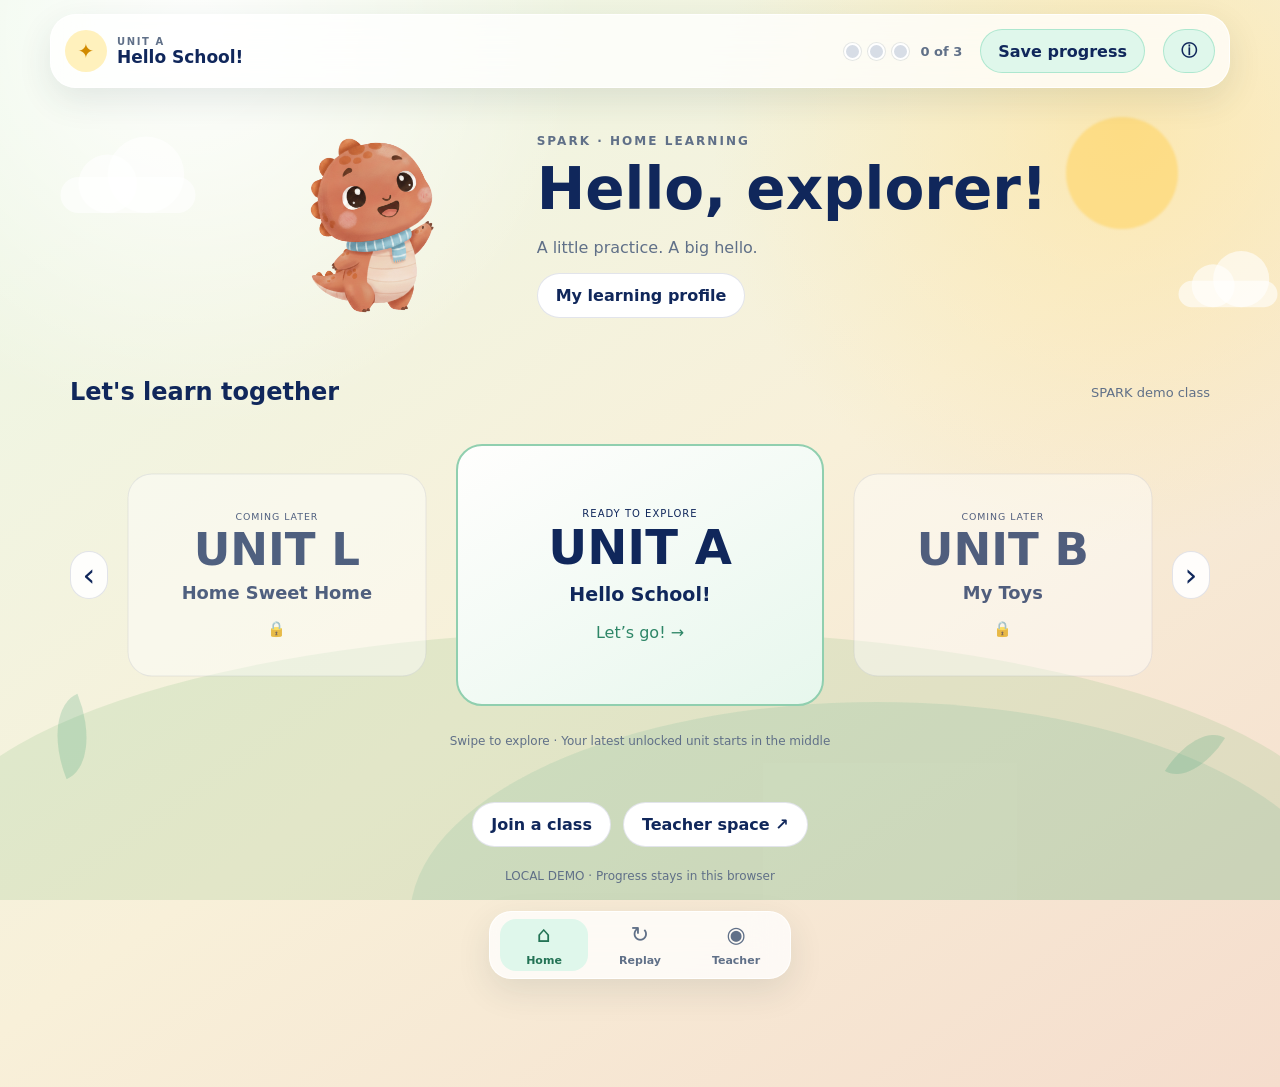
<file: index.html>
<!doctype html>
<html lang="en">
<head>
  <meta charset="utf-8">
  <meta name="viewport" content="width=device-width, initial-scale=1">
  <meta name="theme-color" content="#eef8ef">
  <title>SPARK — Learn with Sparky</title>
  <link rel="stylesheet" href="styles.css">
</head>
<body>
  <main id="app" class="app" data-view="home">
    <div class="world" aria-hidden="true">
      <span class="sun"></span>
      <span class="cloud cloud-one"></span>
      <span class="cloud cloud-two"></span>
      <span class="leaf leaf-one"></span>
      <span class="leaf leaf-two"></span>
    </div>

    <header class="top-rail">
      <button id="backButton" class="icon-button back-button is-hidden" type="button" aria-label="Back to mission">←</button>
      <div class="unit-lockup">
        <span class="spark-dot" aria-hidden="true">✦</span>
        <div>
          <small>UNIT A</small>
          <strong>Hello School!</strong>
        </div>
      </div>
      <div class="mission-progress" aria-label="Mission progress">
        <div id="progressDots" class="progress-dots"></div>
        <span id="progressText">0 of 3</span>
      </div>
      <button id="saveProgressButton" class="level-pill" type="button">Save progress</button>
      <button id="levelButton" class="level-pill" type="button" aria-haspopup="dialog">ⓘ</button>
    </header>

    <div id="appStatus" class="app-status" role="status" aria-live="polite"></div>
    <section id="welcomeView" class="view welcome-view is-hidden" aria-labelledby="welcomeTitle">
      <div class="welcome-hero">
        <img src="assets/sparky_wave.png" alt="Sparky smiles and waves hello" class="welcome-sparky">
        <div><p class="eyebrow">SPARK · HOME LEARNING</p><h1 id="welcomeTitle">Hello, explorer!</h1><p>A little practice. A big hello.</p><button id="learnerButton" class="soft-button" type="button">My learning profile</button></div>
      </div>
      <div class="unit-section-heading"><h2>Let's learn together</h2><span id="classBadge">My practice</span></div>
      <div class="carousel-shell"><button id="previousUnit" class="carousel-arrow" aria-label="Previous unit">‹</button><div id="unitCarousel" class="unit-carousel" aria-label="Choose a unit"></div><button id="nextUnit" class="carousel-arrow" aria-label="Next unit">›</button></div>
      <p class="carousel-help">Swipe to explore · Your latest unlocked unit starts in the middle</p>
      <p id="unitNotice" class="subtle-note" role="status"></p>
      <div class="welcome-actions"><button id="joinClassButton" class="soft-button">Join a class</button><button id="teacherButton" class="soft-button">Teacher space ↗</button></div>
      <p class="demo-caption">LOCAL DEMO · Progress stays in this browser</p>
    </section>

    <section id="homeView" class="view home-view" aria-labelledby="homeTitle">
      <div class="mission-heading">
        <p class="eyebrow">UNIT A · HELLO SCHOOL!</p>
        <h1 id="homeTitle">What shall we<br>explore today?</h1>
        <p>Listen, look and speak. You can choose any activity first.</p>
      </div>

      <div class="zone-grid" aria-label="Unit A learning zones">
        <button class="zone-card zone-sound" type="button" data-open-view="sound">
          <span class="zone-number">1</span>
          <span class="zone-icon letter-icon" aria-hidden="true">N<span>n</span></span>
          <span class="zone-copy"><strong>Letters &amp; sounds</strong><small>Meet · listen · discover</small></span>
          <span class="zone-go">Start <span aria-hidden="true">→</span></span>
        </button>

        <button class="zone-card zone-word" type="button" data-open-view="wordReview">
          <span class="zone-number">2</span>
          <span class="mini-objects" aria-hidden="true">
            <img src="assets/book.png" alt="">
            <img src="assets/pencil.png" alt="">
            <img src="assets/bag.png" alt="">
          </span>
          <span class="zone-copy"><strong>Vocabulary</strong><small>Listen + find + say</small></span>
          <span class="zone-go">Start <span aria-hidden="true">→</span></span>
        </button>

        <button class="zone-card zone-talk" type="button" data-open-view="talk">
          <span class="zone-number">3</span>
          <img class="zone-sparky" src="assets/sparky_wave.png" alt="">
          <span class="zone-copy"><strong>Talk with Sparky</strong><small>Listen + speak + build</small></span>
          <span class="zone-go">Start <span aria-hidden="true">→</span></span>
        </button>
      </div>

      <div class="home-note"><span aria-hidden="true">☀</span> Short practice. Gentle feedback. No scores.</div>
    </section>

    <section id="soundView" class="view lesson-view is-hidden" aria-label="Letters and sounds">
      <div id="lettersWorkspace"></div>
      <div class="lesson-heading">
        <p class="eyebrow">STEP 1 OF 3</p>
        <h2 id="soundTitle">Sound Lab</h2>
        <p>Listen. Is it the letter name or the letter sound?</p>
      </div>
      <div class="task-surface sound-surface">
        <div class="sound-hero" aria-label="Uppercase N and lowercase n"><span class="letter-tile">N</span><span class="letter-tile letter-tile-lower">n</span></div>
        <div class="nest-cue" aria-label="A bird nest with three eggs" role="img">
          <svg viewBox="0 0 160 118" aria-hidden="true">
            <ellipse cx="58" cy="42" rx="19" ry="28" fill="#eaf7ff" stroke="#8fc8e8" stroke-width="4" transform="rotate(-10 58 42)"/>
            <ellipse cx="82" cy="37" rx="19" ry="29" fill="#fff8dc" stroke="#e6c96c" stroke-width="4"/>
            <ellipse cx="106" cy="43" rx="19" ry="28" fill="#eff7e8" stroke="#94c57a" stroke-width="4" transform="rotate(10 106 43)"/>
            <path d="M19 58 Q80 102 141 58 Q132 108 80 109 Q28 108 19 58Z" fill="#b66d35" stroke="#7f4725" stroke-width="5" stroke-linejoin="round"/>
            <path d="M25 65 Q79 91 136 64 M30 76 Q80 101 130 75 M39 88 Q81 105 121 87" fill="none" stroke="#e2a25b" stroke-width="6" stroke-linecap="round"/>
            <path d="M16 70 L50 55 M15 87 L53 72 M144 68 L111 55 M145 86 L108 73" fill="none" stroke="#7f4725" stroke-width="5" stroke-linecap="round"/>
          </svg>
          <b>nest</b>
        </div>
        <audio id="soundAudio" src="assets/phoneme_n.m4a" preload="auto"></audio>
        <button id="soundPromptButton" class="round-action listen-action" type="button"><span aria-hidden="true">🔊</span><strong>Listen</strong></button>
        <p id="soundPrompt" class="task-prompt">Tap Listen, then choose.</p>
        <div class="answer-row">
          <button class="answer-button" type="button" data-sound-answer="name"><span aria-hidden="true">👁</span><strong>Letter name</strong></button>
          <button class="answer-button" type="button" data-sound-answer="sound"><span aria-hidden="true">👂</span><strong>Letter sound</strong></button>
        </div>
        <div id="soundFeedback" class="feedback" role="status">We can try together.</div>
      </div>
    </section>

    <section id="wordReviewView" class="view word-review-view is-hidden" aria-labelledby="wordReviewTitle">
      <div class="word-review-heading">
        <p class="eyebrow">STEP 2 OF 3 · LOOK &amp; LISTEN</p>
        <h2 id="wordReviewTitle">Explore our school words</h2>
        <p id="wordReviewInstruction">Choose a picture to look inside.</p>
      </div>
      <div id="wordGroupChoices" class="word-group-choices" aria-label="Two word groups"></div>
      <button id="wordResumeButton" class="soft-button word-resume is-hidden" type="button">Continue where I left off →</button>
      <div id="wordGroupDetail" class="word-group-detail is-hidden">
        <div class="word-group-detail-top">
          <button id="wordGroupsBackButton" class="soft-button" type="button">← Both pictures</button>
          <div>
            <h3 id="wordGroupTitle">In my bag</h3>
          </div>
        </div>
        <div class="word-group-detail-body">
          <div id="wordGroupScene" class="word-group-scene"></div>
          <div id="wordReviewGrid" class="word-review-grid" aria-label="Words in this picture"></div>
        </div>
        <div class="word-review-action">
          <button id="startWordPracticeButton" class="primary-button" type="button">Let's practice! <span aria-hidden="true">→</span></button>
        </div>
      </div>
    </section>

    <section id="wordView" class="view lesson-view is-hidden" aria-labelledby="wordTitle">
      <div class="lesson-heading">
        <p class="eyebrow">STEP 2 OF 3</p>
        <h2 id="wordTitle">Vocabulary</h2>
        <p>Listen and find the picture.</p>
      </div>
      <div class="task-surface word-surface">
        <div class="practice-topline"><button id="wordPracticeBackButton" class="soft-button" type="button">← Both pictures</button><span id="wordSaveStatus" role="status"></span></div>
        <p id="wordRoundStatus" class="round-status">SET 1 OF 4 · WORD 1 OF 3</p>
        <button id="wordPromptButton" class="round-action word-listen" type="button"><span aria-hidden="true">🔊</span><strong>Listen</strong></button>
        <p id="wordPrompt" class="task-prompt">Listen, then tap the picture. Tap Listen to hear it again.</p>
        <div id="pictureOptions" class="picture-options" aria-label="Picture choices"></div>
        <div id="wordReveal" class="word-reveal is-hidden">
          <div class="word-reveal-picture"><img id="wordRevealImage" src="assets/book.png" alt="A bound book"><span class="word-success-tick" aria-hidden="true">✓</span></div>
          <strong id="wordRevealText">book</strong>
          <div class="word-record-controls">
            <button id="wordRecordButton" class="record-button" type="button"><span aria-hidden="true">●</span><strong>Record my word</strong></button>
            <button id="wordPlayRecordingButton" class="soft-button is-hidden" type="button">Play my voice</button>
            <span id="wordRecordStatus" role="status"></span>
          </div>
        </div>
        <div id="wordFeedback" class="feedback" role="status">Listen and find.</div>
        <button id="nextWordButton" class="soft-button word-next is-hidden" type="button">Next word <span aria-hidden="true">→</span></button>
        <button id="backToPicturesButton" class="soft-button word-next is-hidden" type="button">← See both pictures</button>
      </div>
    </section>

    <section id="talkView" class="view lesson-view is-hidden" aria-labelledby="talkTitle">
      <div class="lesson-heading">
        <p class="eyebrow">STEP 3 OF 3</p>
        <h2 id="talkTitle">Talk with Sparky</h2>
        <p>Look and listen. Then speak and build the answer.</p>
      </div>
      <div class="task-surface talk-surface">
        <div id="talkIntroStage" class="talk-stage">
          <div id="talkVideoChoices" class="talk-video-choices">
            <button class="talk-video-card" data-talk-frame="what"><video src="assets/talk_what.mp4#t=0.1" muted playsinline preload="metadata" tabindex="-1"></video><strong>What is it?</strong><span>It's a … <b>→</b></span></button>
            <button class="talk-video-card" data-talk-frame="not"><video src="assets/talk_not.mp4#t=0.1" muted playsinline preload="metadata" tabindex="-1"></video><strong>Help Sparky!</strong><span>It's not a … <b>→</b></span></button>
          </div>
          <div id="talkVideoDetail" class="is-hidden">
          <button id="backToVideos" class="soft-button">← Both videos</button>
          <video id="talkLessonVideo" class="talk-lesson-video" controls playsinline preload="metadata"></video>
          <div class="conversation-bubbles">
            <button id="questionBubble" class="speech-bubble dragon-bubble" type="button">What is it? <span aria-hidden="true">🔊</span></button>
            <button id="answerBubble" class="speech-bubble child-bubble" type="button">It's a book. <span aria-hidden="true">🔊</span></button>
          </div>
          <button id="playConversationButton" class="soft-button" type="button">🔊 Hear the conversation</button>
          <button id="startTalkQuestionButton" class="primary-button" type="button">Let's answer! →</button>
          </div>
        </div>
        <div id="talkQuestionStage" class="talk-stage is-hidden">
          <button id="talkQuestionBackButton" class="soft-button talk-stage-back" type="button">← Conversation</button>
          <p id="talkRoundStatus" class="eyebrow">WORD 1 OF 6 · LISTEN &amp; SPEAK</p>
          <h3 id="talkQuestionTitle">What is it?</h3>
          <img id="talkItemImage" class="talk-item-image" src="assets/book.png" alt="A bound book">
          <button id="replayTalkQuestionButton" class="soft-button" type="button">🔊 Hear the question again</button>
          <div id="talkQuestionRecordPanel" class="record-panel is-hidden">
            <button id="recordButton" class="record-button" type="button"><span aria-hidden="true">●</span><strong>Record my turn</strong></button>
            <button id="playRecordingButton" class="soft-button is-hidden" type="button">Play my voice</button>
          </div>
          <div class="talk-help"><button id="talkHintButton" class="hint-button" type="button" aria-label="Show a speaking hint" aria-expanded="false">💡</button><span id="talkHintText" class="is-hidden">It's a book.</span></div>
          <p id="recordStatus" class="talk-record-status" role="status"></p>
          <button id="startTalkBuilderButton" class="primary-button is-hidden" type="button">Build the answer →</button>
        </div>
        <div id="talkBuilderStage" class="talk-stage is-hidden">
          <button id="talkBuilderBackButton" class="soft-button talk-stage-back" type="button">← Speaking practice</button>
          <p id="talkBuilderRoundStatus" class="eyebrow">WORD 1 OF 6 · BUILD THE ANSWER</p>
          <div class="sentence-builder">
            <p id="talkBuilderPrompt">What is it?</p>
            <div id="sentenceLine" class="sentence-line" aria-live="polite"><span>Tap the words in order</span></div>
            <div id="chunkBank" class="chunk-bank">
              <button type="button" data-chunk="book.">book.</button>
              <button type="button" data-chunk="It's">It's</button>
              <button type="button" data-chunk="a">a</button>
            </div>
          </div>
          <div id="talkFeedback" class="feedback" role="status">Put the words in order.</div>
          <button id="talkNextButton" class="primary-button is-hidden" type="button">Next picture →</button>
        </div>
      </div>
    </section>

    <section id="completeView" class="view complete-view is-hidden" aria-labelledby="completeTitle">
      <div class="complete-card">
        <span class="complete-spark" aria-hidden="true">✦</span>
        <p class="eyebrow">UNIT A · HOME PRACTICE</p>
        <h2 id="completeTitle">Mission complete!</h2>
        <p>You listened, looked, built and spoke.</p>
        <div class="complete-badges"><span>N /n/</span><span>book</span><span>It's a book.</span></div>
        <button id="restartButton" class="primary-button" type="button">Practise again</button>
      </div>
    </section>

    <footer class="bottom-rail">
      <button type="button" data-nav="home" class="nav-button is-active"><span aria-hidden="true">⌂</span><small>Home</small></button>
      <button id="replayButton" type="button" class="nav-button"><span aria-hidden="true">↻</span><small>Replay</small></button>
      <button id="parentButton" type="button" class="nav-button"><span aria-hidden="true">◉</span><small>Teacher</small></button>
    </footer>

    <dialog id="infoDialog" class="info-dialog">
      <form method="dialog">
        <button class="dialog-close" type="submit" aria-label="Close">×</button>
        <p class="eyebrow">PROTOTYPE NOTE</p>
        <h2>About this demo</h2>
        <p>Progress, classes and recordings stay in this browser. Class codes demonstrate joining here; they do not sync other devices. Recordings can be reviewed by a teacher on this device. AI speaking scores are not enabled.</p>
        <p>Letter names need Chrome with Google UK English Male. Sounds use DOL recordings. Words and sentences use ElevenLabs. Videos retain their original supplied soundtrack. New voice files await listening review.</p>
        <button class="primary-button" type="submit">Got it</button>
      </form>
    </dialog>
    <dialog id="teacherDialog" class="teacher-dialog"><button id="closeTeacher" class="dialog-close" aria-label="Close teacher space">×</button><div id="teacherWorkspace"></div></dialog>
    <dialog id="profileDialog" class="info-dialog"><form id="profileForm"><button type="button" id="closeProfile" class="dialog-close" aria-label="Close">×</button><p class="eyebrow">LOCAL DEMO PROFILE</p><h2>Ready to explore?</h2><label>Your name<input id="learnerName" maxlength="40" required autocomplete="off" placeholder="e.g. Alex"></label><label>Class code <small>(optional)</small><input id="learnerClassCode" maxlength="12" autocomplete="off" placeholder="Ask your teacher"></label><p id="profileError" role="status"></p><p class="subtle-note">Use demo names only. Profiles and classes stay on this device.</p><button class="primary-button" type="submit">Let's go!</button></form></dialog>
  </main>

  <script defer src="spark-vosk-realtime.js"></script>
  <script defer src="spark-speech.js"></script>
  <script defer src="audio_catalog.js"></script>
  <script defer src="demo.js"></script>
  <script defer src="app.js"></script>
</body>
</html>
</file>
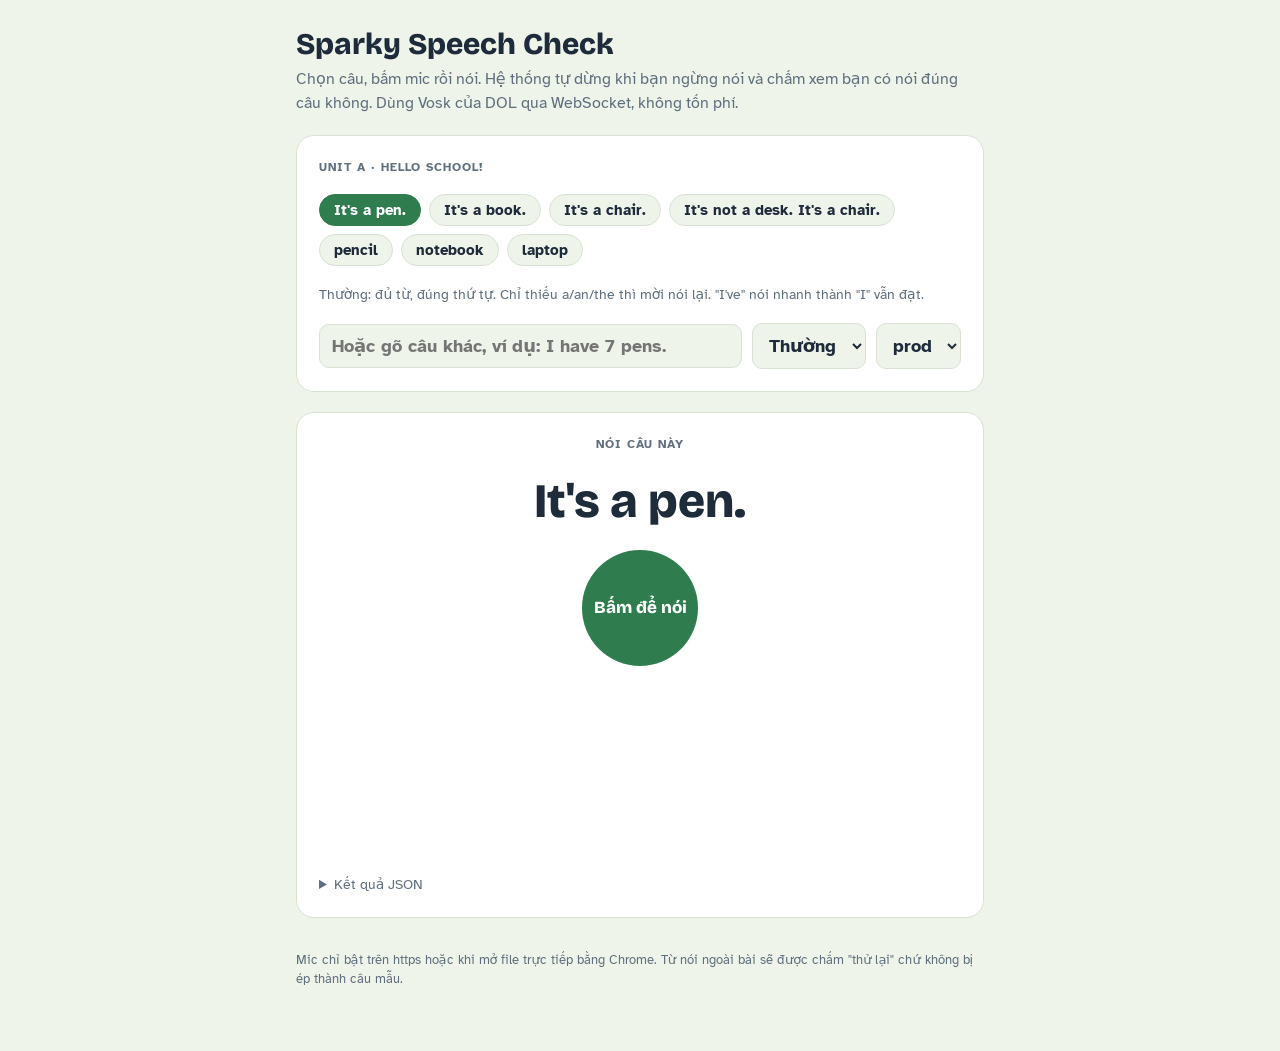
<file: speech-check-demo.html>
<!doctype html>
<html lang="vi">
<head>
<meta charset="utf-8">
<meta name="viewport" content="width=device-width, initial-scale=1">
<title>Sparky Speech Check</title>
<link rel="stylesheet" href="https://fonts.googleapis.com/css2?family=Bricolage+Grotesque:opsz,wght@12..96,700;12..96,800&family=Atkinson+Hyperlegible:wght@400;700&display=swap">
<style>
/* Layout: one card — prompt word on top, big mic button, live words, verdict stars */
:root {
  --bg: #eef4ea; --card: #ffffff; --fg: #1d2b3a; --muted: #5f6f7e; --line: #d8e2d4;
  --accent: #2f7d4f; --accent-soft: #e2f1e6; --ok: #2f7d4f; --bad: #c0392b; --warn: #b26a00; --rec: #d94b3d;
  --display: "Bricolage Grotesque", "Segoe UI", system-ui, sans-serif;
  --body: "Atkinson Hyperlegible", "Segoe UI", system-ui, sans-serif;
}
* { box-sizing: border-box; }
body { margin: 0; background: var(--bg); color: var(--fg); font: 16px/1.5 var(--body); }
.wrap { max-width: 720px; margin: 0 auto; padding-inline: 16px; padding-block: 28px 48px; display: grid; gap: 20px; }
h1 { font: 800 30px/1.1 var(--display); margin: 0; }
.sub { color: var(--muted); margin: 6px 0 0; }
.card { background: var(--card); border: 1px solid var(--line); border-radius: 18px; padding: 22px; display: grid; gap: 18px; }
.label { font-size: 12px; font-weight: 700; letter-spacing: .08em; text-transform: uppercase; color: var(--muted); }
.chips { display: flex; flex-wrap: wrap; gap: 8px; }
.chip { font: 700 15px var(--body); border: 1px solid var(--line); background: var(--bg); color: var(--fg); border-radius: 99px; padding: 6px 14px; cursor: pointer; }
.chip[aria-pressed="true"] { background: var(--accent); border-color: var(--accent); color: #fff; }
.row { display: flex; flex-wrap: wrap; gap: 10px; align-items: center; }
input[type=text], select { font: 700 18px var(--body); padding: 10px 12px; border: 1px solid var(--line); border-radius: 10px; background: var(--bg); color: var(--fg); min-width: 0; }
input[type=text] { flex: 1 1 240px; }
.target { font: 800 clamp(30px, 7vw, 48px)/1.1 var(--display); text-align: center; margin: 4px 0; text-wrap: balance; }
.mic { justify-self: center; width: 116px; height: 116px; border-radius: 50%; border: 0; background: var(--accent); color: #fff; font: 800 17px var(--display); cursor: pointer; position: relative; box-shadow: 0 0 0 calc(var(--lvl, 0) * 26px) rgba(47,125,79,.18); transition: box-shadow .08s linear; }
.mic.rec { background: var(--rec); box-shadow: 0 0 0 calc(var(--lvl, 0) * 26px) rgba(217,75,61,.2); }
.mic:disabled { opacity: .55; cursor: wait; }
button:focus-visible, .chip:focus-visible, input:focus-visible, select:focus-visible { outline: 3px solid var(--accent); outline-offset: 3px; }
.live { min-height: 32px; text-align: center; font-size: 20px; color: var(--muted); }
.words { display: flex; flex-wrap: wrap; justify-content: center; gap: 8px; min-height: 40px; }
.w { font: 700 20px var(--display); padding: 4px 12px; border-radius: 8px; border: 2px solid var(--line); }
.w.ok { border-color: var(--ok); color: var(--ok); }
.w.miss { border-color: var(--bad); color: var(--bad); text-decoration: line-through; }
.verdict { text-align: center; display: grid; gap: 4px; min-height: 64px; }
.stars { font-size: 34px; letter-spacing: 4px; }
.msg { font: 700 18px var(--body); }
.msg.correct { color: var(--ok); } .msg.wrong { color: var(--bad); } .msg.retry, .msg.no_speech { color: var(--warn); }
details { font-size: 14px; color: var(--muted); }
pre { white-space: pre-wrap; word-break: break-word; background: var(--bg); border-radius: 10px; padding: 10px; font: 13px/1.5 ui-monospace, Consolas, monospace; margin: 8px 0 0; }
.err { color: var(--bad); text-align: center; font-weight: 700; }
.foot { font-size: 13px; color: var(--muted); }
.hint { margin: 0; font-size: 14px; color: var(--muted); }
.w.opt { border-style: dashed; color: var(--muted); }
</style>
</head>
<body>
<div class="wrap">
  <header>
    <h1>Sparky Speech Check</h1>
    <p class="sub">Chọn câu, bấm mic rồi nói. Hệ thống tự dừng khi bạn ngừng nói và chấm xem bạn có nói đúng câu không. Dùng Vosk của DOL qua WebSocket, không tốn phí.</p>
  </header>

  <section class="card" aria-label="Chọn câu">
    <div class="label">Unit A · Hello School!</div>
    <div class="chips" id="chips"></div>
    <p class="hint" id="levelHint"></p>
    <div class="row">
      <input type="text" id="custom" placeholder="Hoặc gõ câu khác, ví dụ: I have 7 pens." aria-label="Câu tuỳ chọn">
      <select id="level" aria-label="Mức độ">
        <option value="easy">Dễ</option>
        <option value="normal" selected>Thường</option>
        <option value="strict">Khó</option>
      </select>
      <select id="env" aria-label="Môi trường">
        <option value="prod">prod</option>
        <option value="int">int</option>
      </select>
    </div>
  </section>

  <section class="card" aria-label="Luyện nói">
    <div class="label" style="text-align:center">Nói câu này</div>
    <div class="target" id="target">It's a pen.</div>
    <button class="mic" id="mic" type="button">Bấm để nói</button>
    <div class="live" id="live" aria-live="polite"></div>
    <div class="verdict" aria-live="polite"><div class="stars" id="stars"></div><div class="msg" id="msg"></div></div>
    <div class="words" id="words"></div>
    <div class="err" id="err" hidden></div>
    <details><summary>Kết quả JSON</summary><pre id="json">—</pre></details>
  </section>

  <p class="foot">Mic chỉ bật trên https hoặc khi mở file trực tiếp bằng Chrome. Từ nói ngoài bài sẽ được chấm "thử lại" chứ không bị ép thành câu mẫu.</p>
</div>

<script>
/*!
 * spark-vosk-realtime.js — realtime "did the child say it?" over DOL's Vosk WebSocket.
 *
 * No build step, no dependencies, no token. Drop in with <script src="spark-vosk-realtime.js">
 * and use window.SparkVosk. The WebSocket is not subject to CORS, so it works from any origin
 * (GitHub Pages included).
 *
 * All judging happens on the server (the same judge as POST /api/speech-check): contractions,
 * numbers, homophones and the easy/normal/strict levels live there, not here. This file only
 * streams the microphone and reports what the server says.
 *
 *   const s = await SparkVosk.start({            // call from a click (mic + audio need a gesture)
 *     target: "It's a pen.",
 *     distractors: ['pencil', 'book', 'bag'],    // other lesson words: a wrong word is heard as itself
 *     level: 'normal',                           // 'easy' | 'normal' | 'strict'
 *     onPartial: (text, check) => live.textContent = text,
 *     onLevel: (v) => meter.style.width = v * 100 + '%',
 *   });
 *   const result = await s.done;   // stops by itself: as soon as it is right, or after silence
 *   // or: const result = await s.stop();
 *   // result = { verdict: 'correct'|'wrong'|'retry'|'no_speech', transcript, words, score, level }
 *
 *   await SparkVosk.checkBlob(blob, { target })  // same verdict for an already-recorded Blob
 */
(function (root) {
  'use strict';

  var HOSTS = {
    int: 'wss://int.api.dolenglish.vn/speech-analyzer',
    prod: 'wss://api.dolenglish.vn/speech-analyzer',
  };
  var RATE = 16000; // the socket's recognizer is fixed at 16 kHz mono Int16 LE
  var WIRE_CHUNK = 2048; // ~128 ms per send: partials stay live without a frame per tick
  var HANDSHAKE_MS = 5000;
  var RESULT_WAIT_MS = 4000;

  function toInt16(samples) {
    var out = new Int16Array(samples.length);
    for (var i = 0; i < samples.length; i++) {
      var s = Math.max(-1, Math.min(1, samples[i]));
      out[i] = s < 0 ? s * 0x8000 : s * 0x7fff;
    }
    return out.buffer;
  }

  function uid() { return 'spark-' + Math.random().toString(36).slice(2, 10); }

  function emptyResult(verdict, error) {
    return { verdict: verdict, transcript: '', matchedAnswer: null, words: [], score: 0, error: error };
  }

  // Opens the socket with the check spec. Resolves once the server acknowledged it.
  function openSocket(opts) {
    var host = HOSTS[opts.env || 'prod'] || opts.env;
    var ws = new WebSocket(host + '/ws/transcribe-v2/' + encodeURIComponent(opts.userId || uid()));
    ws.binaryType = 'arraybuffer';
    var committed = '', resultWaiter = null, failed = null;

    function onMessage(e) {
      var d;
      try { d = JSON.parse(e.data); } catch (_) { return; }
      if (d.error || d.type === 'error') { failed = d.error || 'server error'; if (resultWaiter) resultWaiter(null); return; }
      if (d.type === 'result') { if (resultWaiter) resultWaiter(d.check || null); return; }
      if (d.type !== 'final' && d.type !== 'partial') return;
      var text = String(d.text || '').replace(/\[unk\]/g, ' ').replace(/\s+/g, ' ').trim();
      if (d.type === 'final') committed = (committed + ' ' + text).trim();
      var shown = d.type === 'final' ? committed : (committed + ' ' + text).trim();
      if (opts.onPartial) opts.onPartial(shown, d.check || null);
      if (opts.onCheck && d.check) opts.onCheck(d.check);
    }

    return new Promise(function (resolve, reject) {
      var t = setTimeout(function () { reject(new Error('Speech server did not answer.')); try { ws.close(); } catch (_) {} }, HANDSHAKE_MS);
      ws.onerror = function () { clearTimeout(t); reject(new Error('Could not connect to the speech server.')); };
      ws.onopen = function () {
        ws.send(JSON.stringify({
          type: 'metadata',
          check: { target: opts.target, accept: opts.accept || [], distractors: opts.distractors || [], level: opts.level || 'normal' },
        }));
      };
      ws.onmessage = function (e) {
        if (String(e.data).indexOf('"metadata"') === -1) return;
        clearTimeout(t);
        ws.onmessage = onMessage;
        ws.onerror = function () { failed = 'socket error'; if (resultWaiter) resultWaiter(null); };
        resolve(api);
      };
      var pending = [];
      var api = {
        send: function (samples16k) {
          for (var i = 0; i < samples16k.length; i++) pending.push(samples16k[i]);
          if (pending.length >= WIRE_CHUNK && ws.readyState === 1) { ws.send(toInt16(pending)); pending = []; }
        },
        // Flush and ask the server for the verdict over the whole take.
        finish: function () {
          return new Promise(function (done) {
            var timer = setTimeout(function () { settle(null); }, RESULT_WAIT_MS);
            function settle(check) {
              clearTimeout(timer);
              resultWaiter = null;
              try { ws.close(1000); } catch (_) {}
              done(check || emptyResult('retry', failed || 'no result from the speech server'));
            }
            resultWaiter = settle;
            if (ws.readyState !== 1) { settle(null); return; }
            if (pending.length) ws.send(toInt16(pending));
            pending = [];
            ws.send(JSON.stringify({ type: 'finish' }));
          });
        },
        cancel: function () { try { ws.close(1000); } catch (_) {} },
      };
    });
  }

  // Streaming linear resampler to 16 kHz that carries its phase across chunks.
  function resampler(inRate) {
    var ratio = inRate / RATE, pos = 0, prev = 0;
    return function (input) {
      if (inRate === RATE) return Array.prototype.slice.call(input);
      var out = [];
      while (Math.floor(pos) + 1 < input.length) {
        var i = Math.floor(pos), f = pos - i;
        var a = i < 0 ? prev : input[i];
        out.push(a + (input[i + 1] - a) * f);
        pos += ratio;
      }
      prev = input[input.length - 1];
      pos -= input.length;
      return out;
    };
  }

  /**
   * opts: { target, accept?, distractors?, level? = 'normal', env? = 'prod' ('int' | wss-url),
   *         onPartial?(text, check), onCheck?(check), onLevel?(0..1),
   *         stopOnMatch? = true (stop as soon as the server's live verdict is correct),
   *         silenceStopMs? = 1200 (null = only manual stop), maxMs? = 15000 }
   * Returns { done: Promise<result>, stop(): Promise<result>, cancel() }.
   */
  function start(opts) {
    if (!opts || !opts.target) return Promise.reject(new Error('`target` is required.'));
    var Ctx = root.AudioContext || root.webkitAudioContext;
    // AudioContext is created before any await so it is still inside the click gesture.
    var ctx = new Ctx();
    var silenceStopMs = opts.silenceStopMs === undefined ? 1200 : opts.silenceStopMs;
    var maxMs = opts.maxMs || 15000;
    var stopNow = null; // set once the mic is live
    var sockOpts = Object.assign({}, opts, {
      onCheck: function (check) {
        if (opts.onCheck) opts.onCheck(check);
        if (opts.stopOnMatch !== false && stopNow && check.verdict === 'correct') stopNow();
      },
    });

    return openSocket(sockOpts)
      .then(function (sock) {
        return navigator.mediaDevices
          .getUserMedia({ audio: { echoCancellation: true, noiseSuppression: true } })
          .catch(function (err) { sock.cancel(); ctx.close(); throw err; })
          .then(function (stream) { return { sock: sock, stream: stream }; });
      })
      .then(function (r) {
        if (ctx.state === 'suspended') ctx.resume();
        var src = ctx.createMediaStreamSource(r.stream);
        var proc = ctx.createScriptProcessor(4096, 1, 1);
        var sink = ctx.createGain();
        sink.gain.value = 0;
        var rs = resampler(ctx.sampleRate);
        var spoke = false, quietMs = 0, startedAt = Date.now(), stopping = null;
        var resolveDone;
        var done = new Promise(function (res) { resolveDone = res; });

        proc.onaudioprocess = function (e) {
          var input = e.inputBuffer.getChannelData(0);
          r.sock.send(rs(input));
          var sum = 0;
          for (var i = 0; i < input.length; i++) sum += input[i] * input[i];
          var level = Math.min(1, Math.sqrt(sum / input.length) * 6);
          if (opts.onLevel) opts.onLevel(level);
          var tickMs = (input.length / ctx.sampleRate) * 1000;
          if (level >= 0.15) { spoke = true; quietMs = 0; } else if (spoke) { quietMs += tickMs; }
          if ((silenceStopMs && spoke && quietMs >= silenceStopMs) || Date.now() - startedAt >= maxMs) stop();
        };
        src.connect(proc);
        proc.connect(sink);
        sink.connect(ctx.destination);

        function release() {
          proc.onaudioprocess = null;
          try { src.disconnect(); proc.disconnect(); sink.disconnect(); } catch (_) {}
          r.stream.getTracks().forEach(function (t) { t.stop(); });
          if (opts.onLevel) opts.onLevel(0);
          return ctx.close().catch(function () {});
        }
        function stop() {
          if (!stopping) {
            stopping = release()
              .then(function () { return r.sock.finish(); })
              .then(function (res) {
                // The mic heard a voice but nothing matched the grammar (off-list speech lands on
                // [unk], which the server does not echo): unsure, not silent.
                if (res.verdict === 'no_speech' && spoke) res.verdict = 'retry';
                return res;
              });
            stopping.then(resolveDone);
          }
          return stopping;
        }
        stopNow = stop;
        return {
          done: done,
          stop: stop,
          cancel: function () { if (!stopping) { stopping = release(); r.sock.cancel(); } },
        };
      })
      .catch(function (err) {
        if (ctx.state !== 'closed') ctx.close();
        throw err;
      });
  }

  /** Decode a recorded Blob (webm/mp4/wav…) in the browser and check it over the socket. */
  function checkBlob(blob, opts) {
    var Ctx = root.AudioContext || root.webkitAudioContext;
    var ctx = new Ctx();
    return blob.arrayBuffer()
      .then(function (buf) {
        return new Promise(function (res, rej) { ctx.decodeAudioData(buf, res, rej); });
      })
      .then(function (audio) {
        ctx.close();
        return checkSamples(audio.getChannelData(0), audio.sampleRate, opts);
      });
  }

  /** Check raw mono Float32 samples at any sample rate. */
  function checkSamples(samples, sampleRate, opts) {
    return openSocket(opts).then(function (sock) {
      var data = resampler(sampleRate)(samples);
      for (var i = 0; i < data.length; i += WIRE_CHUNK) sock.send(data.slice(i, i + WIRE_CHUNK));
      return sock.finish();
    });
  }

  var SparkVosk = { start: start, checkBlob: checkBlob, checkSamples: checkSamples, HOSTS: HOSTS };
  root.SparkVosk = SparkVosk;
  if (typeof module !== 'undefined' && module.exports) module.exports = SparkVosk;
})(typeof window !== 'undefined' ? window : globalThis);

</script>
<script>
var LESSON = ['pen', 'pencil', 'book', 'notebook', 'bag', 'rubber', 'desk', 'chair', 'board', 'clock', 'laptop'];
var PROMPTS = ["It's a pen.", "It's a book.", "It's a chair.", "It's not a desk. It's a chair.", 'pencil', 'notebook', 'laptop'];
var MSG = {
  correct: ['★★★', 'Giỏi quá! Đúng rồi.'],
  wrong: ['★', 'Chưa đúng. Nghe mẫu rồi nói lại nhé.'],
  retry: ['', 'AI chưa nghe rõ. Nói lại to hơn nhé.'],
  no_speech: ['', 'Chưa nghe thấy gì. Nói to hơn nhé.'],
};
var $ = function (id) { return document.getElementById(id); };
var target = PROMPTS[0], session = null;

PROMPTS.forEach(function (p, i) {
  var b = document.createElement('button');
  b.type = 'button'; b.className = 'chip'; b.textContent = p;
  b.setAttribute('aria-pressed', i === 0 ? 'true' : 'false');
  b.onclick = function () { pick(p); $('custom').value = ''; };
  $('chips').appendChild(b);
});
var HINTS = {
  easy: 'Dễ: bỏ qua a/an/the và trợ động từ rút gọn, nói đúng 3/4 số từ là đạt.',
  normal: "Thường: đủ từ, đúng thứ tự. Chỉ thiếu a/an/the thì mời nói lại. \"I've\" nói nhanh thành \"I\" vẫn đạt.",
  strict: 'Khó: phải nghe rõ tất cả các từ, kể cả a/an/the và have/will trong dạng rút gọn.',
};
$('level').onchange = function () { $('levelHint').textContent = HINTS[$('level').value]; reset(); };
$('levelHint').textContent = HINTS.normal;
$('custom').oninput = function (e) { if (e.target.value.trim()) pick(e.target.value.trim(), true); };

function pick(p, custom) {
  target = p;
  $('target').textContent = p;
  document.querySelectorAll('.chip').forEach(function (c) { c.setAttribute('aria-pressed', !custom && c.textContent === p ? 'true' : 'false'); });
  reset();
}
function reset() { $('live').textContent = ''; $('stars').textContent = ''; $('msg').textContent = ''; $('msg').className = 'msg'; $('words').innerHTML = ''; $('err').hidden = true; }

$('mic').onclick = function () {
  if (session) { session.stop(); return; }
  reset();
  var mic = $('mic');
  mic.disabled = true; mic.textContent = 'Đang kết nối…';
  SparkVosk.start({
    target: target, distractors: LESSON, env: $('env').value, level: $('level').value,
    onPartial: function (t) { $('live').textContent = t || '…'; },
    onLevel: function (v) { mic.style.setProperty('--lvl', v.toFixed(2)); },
  }).then(function (s) {
    session = s;
    mic.disabled = false; mic.classList.add('rec'); mic.textContent = 'Đang nghe · bấm để dừng';
    return s.done;
  }).then(show).catch(function (e) {
    $('err').hidden = false;
    $('err').textContent = e && e.name === 'NotAllowedError' ? 'Chưa cấp quyền mic. Bấm biểu tượng ổ khoá trên thanh địa chỉ để cho phép.' : (e && e.message) || 'Có lỗi xảy ra.';
  }).then(function () {
    session = null;
    mic.disabled = false; mic.classList.remove('rec'); mic.textContent = 'Bấm để nói'; mic.style.setProperty('--lvl', 0);
  });
};

function show(r) {
  if (!r) return;
  var m = MSG[r.verdict] || ['', r.verdict];
  $('stars').textContent = m[0];
  $('msg').textContent = m[1];
  $('msg').className = 'msg ' + r.verdict;
  $('words').innerHTML = '';
  (r.words || []).forEach(function (w) {
    var s = document.createElement('span');
    s.className = 'w ' + (w.optional ? 'opt' : w.heard ? 'ok' : 'miss');
    if (w.optional) s.title = 'Không bắt buộc ở mức này';
    s.textContent = w.word;
    $('words').appendChild(s);
  });
  $('json').textContent = JSON.stringify(r, null, 2);
}
</script>
</body>
</html>
</file>
<file: styles.css>
:root {
  --ink: #10275b;
  --muted: #607088;
  --cream: #fffaf0;
  --paper: rgba(255, 255, 255, .9);
  --mint: #50c99a;
  --mint-soft: #dff7eb;
  --sky: #5cb5ee;
  --sky-soft: #e2f4ff;
  --gold: #f4be3f;
  --gold-soft: #fff1bd;
  --coral: #ff6f68;
  --coral-soft: #ffe3df;
  --line: rgba(16, 39, 91, .12);
  --shadow: 0 22px 56px rgba(52, 74, 76, .14);
  --rail-height: 74px;
}

/* V2: welcome, grouped learning, and local teacher review. */
.app-status { position: relative; z-index: 2; margin: 0 auto 8px; max-width: 1050px; text-align:center; color:#28795d; font-size:13px; }
.app-status:empty { display:none; }
.app-status.is-error { color:#a23b35; padding:10px; border-radius:12px; background:#fff0e9; }
.welcome-view { display:flex; flex-direction:column; max-width:1140px; margin:auto; gap:12px; }
.welcome-hero { display:flex; justify-content:center; align-items:center; gap:24px; }
.welcome-sparky { width:clamp(160px,24vw,280px); height:260px; object-fit:contain; }
.welcome-hero h1 { font-size:clamp(32px,5vw,58px); line-height:1.1; margin:10px 0; }
.welcome-hero p { color:var(--muted); }
.unit-section-heading { display:flex; align-items:center; justify-content:space-between; gap:15px; }
.unit-section-heading h2 { font-size:24px; margin:10px 0; }
#classBadge { font-size:13px; color:var(--muted); }
.carousel-shell { display:flex; gap:10px; align-items:center; }
.carousel-arrow { flex:0 0 38px; width:38px; height:48px; border:1px solid var(--line); border-radius:24px; color:var(--ink); background:var(--paper); font-size:32px; cursor:pointer; }
.unit-carousel { flex:1; min-width:0; display:grid; grid-template-columns:1fr 1.16fr 1fr; gap:20px; align-items:center; padding-block:16px; touch-action:pan-y; }
.unit-card { color:var(--ink); border:1px solid var(--line); border-radius:26px; background:rgba(255,255,255,.6); min-height:216px; padding:22px 12px; display:flex; flex-direction:column; align-items:center; justify-content:center; cursor:pointer; opacity:.72; transform:scale(.94); transition:transform .25s,background .25s; }
.unit-card.is-center { opacity:1; min-height:262px; transform:scale(1); background:linear-gradient(150deg,#fffefd,#e7f7ed); border:2px solid #90cfaf; }
.unit-card.is-locked.is-center { border-color:#c8cfd5; background:#f1f2ed; }
.unit-card-status { font-size:10px; letter-spacing:1px; }
.unit-card>strong { font-size:48px; font-weight:600; line-height:1.2; white-space:nowrap; }
.unit-card h3 { font-size:19px; margin:6px 0 18px; }
.unit-card>span:last-child { color:#2e8667; }
.carousel-help,.demo-caption { text-align:center; margin:0; font-size:12px; color:var(--muted); }
.welcome-actions { display:flex; gap:12px; justify-content:center; margin:10px 0; }
.subtle-note { color:var(--muted); font-size:13px; line-height:1.5; }
#unitNotice { text-align:center; min-height:20px; margin:0; }
.zone-sparky { height:180px; width:180px; object-fit:contain; }
@media(min-width:800px) and (max-height:850px) {
  .welcome-view { gap:6px; }
  .welcome-sparky { height:170px; width:200px; }
  .welcome-hero h1 { font-size:44px; }
  .unit-carousel { padding-block:6px; }
  .unit-card { min-height:160px; padding:12px; }
  .unit-card.is-center { min-height:190px; }
  .unit-card>strong { font-size:48px; }
  .unit-card h3 { margin-bottom:10px; }
  .welcome-actions { margin:4px; }
}
#soundView { display:block; }
#soundView > :not(#lettersWorkspace) { display:none; }
#lettersWorkspace { max-width:1050px; margin:auto; }
#lettersWorkspace>.lesson-heading { text-align:center; margin-bottom:20px; }
.letter-grid { display:grid; grid-template-columns:repeat(4,minmax(0,1fr)); gap:18px; margin-top:30px; }
.letter-choice { min-height:165px; background:var(--paper); border:1px solid var(--line); border-radius:24px; color:var(--ink); display:flex; flex-direction:column; justify-content:center; gap:15px; cursor:pointer; }
.letter-choice strong { font-size:58px; font-weight:600; }
.letter-choice strong span { margin-left:12px; color:#438c86; }
.letter-choice small { color:var(--muted); }
.phonics-card { display:flex; flex-direction:column; align-items:center; gap:22px; margin:22px auto; padding:36px 24px; background:rgba(255,255,255,.72); border:1px solid white; border-radius:30px; text-align:center; }
.phonics-card .sound-hero { display:flex; gap:28px; font-size:110px; font-weight:600; }
.phonics-card h3 { margin:0; font-size:28px; }
.letter-audio-actions { display:flex; gap:14px; flex-wrap:wrap; justify-content:center; }
.letter-options { display:grid; grid-template-columns:repeat(3,minmax(0,1fr)); gap:18px; width:min(650px,100%); }
.letter-option { min-height:120px; border-radius:24px; border:2px solid var(--line); background:#fff; color:var(--ink); font-size:32px; cursor:pointer; }
.letter-option.is-correct { background:var(--mint-soft); border-color:var(--mint); color:#207052; }
.letter-option.is-wrong-shake { border-color:#e45b60; background:#ffe8e8; animation:wrong-picture-shake .44s ease-in-out both; }
.phonics-card .round-action { background:#389bcf; }
.letter-option:disabled { opacity:1; }
#talkView { display:block; max-width:1100px; margin:auto; }
#talkView>.lesson-heading { text-align:center; margin-bottom:22px; }
#talkView>.lesson-heading > p:last-child { margin-inline:auto; max-width:550px; }
#talkView>.lesson-heading h2 { font-size:clamp(32px,4vw,48px); }
#talkView .talk-surface { min-height:0; padding:24px; }
.chunk-bank,.sentence-line { flex-wrap:wrap; }
.zone-card>.zone-sparky { align-self:center; justify-self:center; }
@media(max-width:650px) { .zone-card>.zone-sparky { grid-column:1; grid-row:1 / 3; width:110px; height:150px; } }
.talk-video-choices { display:grid; grid-template-columns:1fr 1fr; gap:24px; width:100%; }
.talk-video-card { padding:10px; border:1px solid var(--line); border-radius:24px; background:#fff; display:flex; flex-direction:column; gap:10px; color:var(--ink); cursor:pointer; text-align:left; overflow:hidden; }
.talk-video-card video { display:block; width:100%; aspect-ratio:4/3; object-fit:cover; border-radius:16px; pointer-events:none; background:#eee8d7; }
.talk-video-card strong { padding-inline:10px; font-size:24px; }
.talk-video-card span { padding:0 10px 14px; color:var(--muted); }
.talk-video-card span b { float:right; }
#talkVideoDetail { width:100%; display:flex; flex-direction:column; gap:18px; align-items:center; }
#backToVideos { align-self:flex-start; }
.talk-lesson-video { width:100%; max-height:480px; border-radius:20px; background:#15283d; }
.conversation-bubbles { gap:20px; width:100%; }
.speech-bubble { max-width:60%; }
.teacher-dialog { color:var(--ink); width:min(920px,94vw); max-height:88dvh; overflow:auto; border:1px solid var(--line); border-radius:26px; padding:34px; background:#f6faf6; }
dialog::backdrop { background:rgba(18,37,57,.35); backdrop-filter:blur(7px); }
.teacher-dialog h2 { font-size:30px; }
.teacher-toolbar { display:flex; align-items:end; gap:16px; margin:24px 0; }
.teacher-toolbar label { flex:1; }
dialog label { display:flex; flex-direction:column; gap:8px; margin-bottom:16px; color:var(--ink); }
dialog input,dialog select { min-width:0; font:inherit; color:var(--ink); padding:12px; border-radius:12px; border:1px solid var(--line); background:#fff; }
.class-code { display:flex; justify-content:space-between; align-items:center; gap:20px; padding:18px 22px; background:#e0f4e9; border-radius:18px; }
.class-code small,.class-code strong { display:block; }
.class-code strong { font-size:28px; letter-spacing:3px; }
.teacher-units { padding:18px 0; border-bottom:1px solid var(--line); }
.teacher-units summary { cursor:pointer; }
dialog .unlock-row { display:flex; flex-direction:row; align-items:center; margin-top:18px; }
.learner-row { width:100%; display:grid; grid-template-columns:1fr 2fr auto; gap:15px; align-items:center; background:#fff; color:var(--ink); border:1px solid var(--line); border-radius:14px; padding:16px; margin-bottom:8px; cursor:pointer; text-align:left; }
.learner-row span { font-size:13px; }
.work-row { display:grid; grid-template-columns:1fr auto; gap:8px; padding:14px 0; border-bottom:1px solid var(--line); font-size:13px; }
.work-row small { grid-column:1 / -1; color:var(--muted); }
.teacher-dialog .dialog-close { position:sticky; top:0; float:right; }
@media(max-width:650px) {
  .welcome-hero { gap:4px; } .welcome-sparky { width:130px; height:180px; } .welcome-hero h1 { font-size:30px; }
  .welcome-hero .eyebrow { font-size:10px; } .welcome-hero p { font-size:14px; }
  .unit-section-heading h2 { font-size:19px; } .unit-section-heading { align-items:start; flex-direction:column; gap:0; }
  .carousel-shell { gap:2px; } .carousel-arrow { flex-basis:24px; width:24px; font-size:24px; }
  .unit-carousel { gap:5px; } .unit-card { padding:14px 4px; border-radius:16px; min-height:175px; }
  .unit-card.is-center { min-height:205px; } .unit-card>strong { font-size:clamp(16px,4.5vw,28px); }
  .unit-card h3 { font-size:12px; } .unit-card-status { font-size:7px; letter-spacing:0; } .unit-card>span:last-child { font-size:12px; }
  .letter-grid { grid-template-columns:repeat(3,minmax(0,1fr)); gap:10px; } .letter-choice { min-height:125px; } .letter-choice strong { font-size:40px; }
  .phonics-card { padding:25px 12px; } .phonics-card h3 { font-size:23px; } .letter-options { gap:8px; } .letter-option { min-height:90px; font-size:24px; }
  .talk-video-choices { gap:10px; } .talk-video-card { border-radius:16px; padding:7px; } .talk-video-card strong { font-size:17px; padding:0 4px; } .talk-video-card span { padding:0 4px 8px; font-size:12px; }
  .teacher-dialog { padding:20px; } .teacher-toolbar { flex-wrap:wrap; } .learner-row { grid-template-columns:1fr; gap:5px; } .class-code { padding:14px; gap:10px; } .class-code strong { font-size:22px; }
  .work-row { grid-template-columns:1fr; } .speech-bubble { font-size:16px; }
}

* { box-sizing: border-box; }

html,
body {
  min-width: 320px;
  min-height: 100%;
  margin: 0;
  background: #eaf6e8;
  color: var(--ink);
  font-family: "Avenir Next", Avenir, Nunito, system-ui, -apple-system, sans-serif;
}

button { font: inherit; }

button:focus-visible {
  outline: 4px solid rgba(16, 39, 91, .23);
  outline-offset: 3px;
}

.app {
  position: relative;
  min-height: 100dvh;
  overflow: hidden;
  padding: calc(var(--rail-height) + 22px) clamp(18px, 4vw, 64px) calc(var(--rail-height) + 34px);
  background:
    radial-gradient(circle at 15% 3%, rgba(255,255,255,.95), transparent 26%),
    radial-gradient(circle at 88% 12%, rgba(255,225,146,.55), transparent 28%),
    linear-gradient(145deg, #ebf8e8 0%, #f8f0d9 52%, #f5ddcd 100%);
}

.world { position: fixed; inset: 0; overflow: hidden; pointer-events: none; }

.world::before,
.world::after {
  content: "";
  position: absolute;
  left: -5%;
  right: -5%;
  bottom: -18%;
  height: 48%;
  border-radius: 50% 50% 0 0;
  background: rgba(129, 190, 124, .18);
}

.world::after { bottom: -26%; left: 32%; background: rgba(79, 172, 138, .14); }

.sun {
  position: absolute;
  top: 13%;
  right: 8%;
  width: 112px;
  aspect-ratio: 1;
  border-radius: 50%;
  background: rgba(255, 213, 101, .58);
  filter: blur(1px);
  animation: breathe 5s ease-in-out infinite;
}

.cloud { position: absolute; width: 180px; height: 48px; border-radius: 999px; background: rgba(255,255,255,.6); }
.cloud::before, .cloud::after { content: ""; position: absolute; bottom: 0; border-radius: 50%; background: inherit; }
.cloud::before { width: 78px; height: 78px; left: 24px; }
.cloud::after { width: 102px; height: 102px; right: 15px; }
.cloud-one { top: 19%; left: 3%; transform: scale(.75); }
.cloud-two { top: 30%; right: -3%; transform: scale(.55); }

.leaf { position: absolute; width: 42px; height: 75px; border-radius: 100% 0 100% 0; background: rgba(52, 156, 109, .2); }
.leaf-one { left: 4%; bottom: 14%; transform: rotate(-22deg); }
.leaf-two { right: 5%; bottom: 12%; transform: rotate(32deg) scale(.8); }

.top-rail,
.bottom-rail {
  position: fixed;
  z-index: 20;
  left: 50%;
  display: flex;
  align-items: center;
  border: 1px solid rgba(255,255,255,.85);
  background: rgba(255,255,255,.76);
  box-shadow: 0 12px 34px rgba(37, 62, 67, .11);
  backdrop-filter: blur(18px);
}

.top-rail {
  top: 14px;
  width: min(1180px, calc(100% - 28px));
  min-height: var(--rail-height);
  justify-content: space-between;
  gap: 18px;
  padding: 10px 14px;
  border-radius: 26px;
  transform: translateX(-50%);
}

.bottom-rail {
  bottom: 14px;
  min-width: 330px;
  justify-content: center;
  gap: 8px;
  padding: 7px 10px;
  border-radius: 22px;
  transform: translateX(-50%);
}

/* Navigation occupies its own space; it cannot cover Next or recording actions. */
.app .bottom-rail { position:relative; left:auto; bottom:auto; transform:none; width:fit-content; min-width:0; margin:28px auto 0; }
html { scroll-padding-top:110px; scroll-padding-bottom:30px; }

.unit-lockup { display: flex; align-items: center; gap: 10px; min-width: 190px; }
.unit-lockup small, .unit-lockup strong { display: block; }
.unit-lockup small { color: var(--muted); font-size: 10px; font-weight: 700; letter-spacing: .16em; }
.unit-lockup strong { font-size: 17px; font-weight: 600; }
.spark-dot { display: grid; place-items: center; width: 42px; height: 42px; border-radius: 50%; background: var(--gold-soft); color: #d18a00; font-size: 20px; }

.icon-button,
.level-pill,
.time-pill { min-height: 44px; border-radius: 999px; }
.icon-button { min-width: 44px; border: 1px solid var(--line); background: white; color: var(--ink); font-size: 24px; cursor: pointer; }
.time-pill { display: flex; align-items: center; gap: 7px; padding: 0 16px; background: var(--gold-soft); color: var(--ink); }
.level-pill { padding: 0 17px; border: 1px solid rgba(80,201,154,.35); background: var(--mint-soft); color: var(--ink); font-weight: 600; cursor: pointer; }

.mission-progress { display: flex; align-items: center; gap: 12px; margin-left: auto; }
.mission-progress > span { color: var(--muted); font-size: 13px; font-weight: 700; }
.progress-dots { display: flex; gap: 7px; }
.progress-dot { width: 17px; height: 17px; border: 2px solid white; border-radius: 50%; background: #d7dde6; box-shadow: 0 0 0 1px rgba(16,39,91,.1); transition: background .2s ease, transform .2s ease; }
.progress-dot.is-complete { background: var(--mint); transform: scale(1.05); }

.view { position: relative; z-index: 2; width: min(1180px, 100%); min-height: calc(100dvh - 204px); margin: 0 auto; }
.is-hidden { display: none !important; }

.home-view { display: flex; flex-direction: column; justify-content: center; gap: 20px; }
.mission-heading { text-align: center; }
.eyebrow { margin: 0 0 10px; color: #268663; font-size: 12px; font-weight: 700; letter-spacing: .17em; }
.mission-heading h1 { margin: 0 auto; max-width: 900px; font-size: clamp(42px, 4.6vw, 62px); font-weight: 600; letter-spacing: -.05em; line-height: .96; }
.mission-heading > p:last-child { max-width: 600px; margin: 12px auto 0; color: var(--muted); font-size: 17px; line-height: 1.5; }

.zone-grid { display: grid; grid-template-columns: repeat(3, 1fr); gap: 16px; }
.zone-card {
  position: relative;
  min-height: 350px;
  display: flex;
  flex-direction: column;
  align-items: center;
  justify-content: space-between;
  gap: 16px;
  padding: 24px 18px 20px;
  overflow: hidden;
  border: 1px solid rgba(255,255,255,.85);
  border-radius: 34px;
  box-shadow: var(--shadow);
  color: var(--ink);
  cursor: pointer;
  transition: transform .2s ease, border-color .2s ease;
}
.zone-card:hover { transform: translateY(-7px); }
.zone-card::after { content: ""; position: absolute; inset: 8px; border: 1px solid rgba(255,255,255,.65); border-radius: 27px; pointer-events: none; }
.zone-sound { background: linear-gradient(160deg, #e8faef, #bdebd2); }
.zone-word { background: linear-gradient(160deg, #fff8d7, #ffe39b); }
.zone-talk { background: linear-gradient(160deg, #edf8ff, #bfe6ff); }
.zone-number { align-self: flex-start; display: grid; place-items: center; width: 31px; height: 31px; border-radius: 50%; background: rgba(255,255,255,.76); font-size: 13px; font-weight: 700; }
.zone-copy { display: grid; gap: 4px; text-align: center; }
.zone-copy strong { font-size: clamp(23px, 2.1vw, 31px); font-weight: 600; letter-spacing: -.04em; }
.zone-copy small { color: var(--muted); font-size: 13px; }
.zone-go { width: 100%; min-height: 48px; display: flex; align-items: center; justify-content: center; gap: 10px; border-radius: 16px; background: rgba(255,255,255,.72); font-size: 15px; font-weight: 700; }
.letter-icon { display: flex; align-items: baseline; gap: 10px; color: var(--ink); font-size: 102px; font-weight: 700; letter-spacing: 0; line-height: 1; }
.letter-icon span { font-size: 79px; }

.mini-objects { height: 125px; display: flex; align-items: center; justify-content: center; }
.mini-objects img { width: 83px; height: 105px; object-fit: contain; filter: drop-shadow(0 12px 10px rgba(32,46,56,.08)); }
.mini-objects img:nth-child(2) { width: 60px; transform: rotate(5deg) translateY(8px); }
.mini-objects img:nth-child(3) { width: 90px; }

.dragon-mini { position: relative; width: 124px; height: 126px; border-radius: 47% 47% 45% 45%; background: #55cba6; border: 4px solid rgba(16,39,91,.08); }
.dragon-mini::before, .dragon-mini::after { content: ""; position: absolute; top: 34px; width: 28px; height: 37px; border-radius: 50%; background: white; border: 2px solid rgba(16,39,91,.08); }
.dragon-mini::before { left: 32px; } .dragon-mini::after { right: 32px; }
.dragon-mini i::before, .dragon-mini i::after { content: ""; position: absolute; top: 46px; width: 11px; height: 15px; border-radius: 50%; background: var(--ink); z-index: 1; }
.dragon-mini i::before { left: 41px; } .dragon-mini i::after { right: 41px; }
.dragon-mini b::before, .dragon-mini b::after { content: ""; position: absolute; top: -16px; width: 29px; height: 40px; border-radius: 70% 10% 70% 10%; background: var(--gold); }
.dragon-mini b::before { left: 22px; transform: rotate(-31deg); } .dragon-mini b::after { right: 22px; transform: rotate(121deg); }
.dragon-mini em { position: absolute; left: 50%; bottom: 30px; width: 45px; height: 24px; border-bottom: 5px solid white; border-radius: 50%; transform: translateX(-50%); }

.home-note { display: flex; justify-content: center; gap: 8px; color: var(--muted); font-size: 13px; }

.word-review-view { padding: 22px 0 44px; }
.word-review-heading { text-align: center; }
.word-review-heading h2 { margin: 0; font-size: clamp(34px, 4vw, 54px); font-weight: 600; letter-spacing: -.045em; }
.word-review-heading > p:last-child { margin: 8px 0 0; color: var(--muted); font-size: 17px; }
.word-group-choices { display: grid; grid-template-columns: repeat(2, minmax(0, 1fr)); gap: 20px; margin: 28px auto 0; }
.word-group-choice { display: block; min-width: 0; padding: 10px; border: 2px solid rgba(255,255,255,.9); border-radius: 28px; background: rgba(255,255,255,.88); box-shadow: var(--shadow); color: var(--ink); text-align: left; cursor: pointer; transition: transform .18s ease, border-color .18s ease; }
.word-group-choice:hover { transform: translateY(-4px); border-color: var(--mint); }
.word-group-choice-footer { display: flex; align-items: center; justify-content: space-between; gap: 12px; padding: 12px 12px 5px; }
.word-group-choice-footer strong { font-size: clamp(21px, 2.5vw, 30px); font-weight: 600; }
.word-group-choice-footer small { color: var(--muted); font-size: 14px; font-weight: 600; white-space: nowrap; }
.annotated-scene { position: relative; width: 100%; aspect-ratio: 1.77; overflow: hidden; border-radius: 20px; background: #e7e9dd; }
.annotated-scene > img { display: block; width: 100%; height: 100%; object-fit: cover; }
.annotated-scene > svg { position: absolute; z-index: 1; inset: 0; width: 100%; height: 100%; pointer-events: none; }
.annotated-scene line { stroke: white; stroke-width: 3; paint-order: stroke; filter: drop-shadow(0 1px 2px rgba(0,0,0,.65)); }
.annotated-scene circle { fill: var(--coral); stroke: white; stroke-width: 3; }
.scene-callout { position: absolute; z-index: 2; transform: translate(-50%, -50%); padding: 4px 8px; border: 1px solid white; border-radius: 999px; background: rgba(255,255,255,.94); box-shadow: 0 2px 6px rgba(16,39,91,.18); color: var(--ink); font-size: clamp(10px, 1vw, 14px); font-weight: 700; line-height: 1.1; white-space: nowrap; pointer-events: none; }
.word-group-detail { margin-top: 20px; }
.word-group-detail-top { width: min(100%, 920px); display: flex; align-items: center; justify-content: space-between; gap: 20px; margin: 0 auto 16px; }
.word-group-detail-top > div { text-align: right; }
.word-group-detail-top h3 { margin: 0; font-size: 27px; font-weight: 600; letter-spacing: -.03em; }
.word-group-detail-body { display: flex; flex-direction: column; align-items: center; gap: 20px; }
.word-group-scene { width: min(100%, 920px); min-width: 0; padding: 8px; border: 1px solid rgba(255,255,255,.9); border-radius: 28px; background: rgba(255,255,255,.8); box-shadow: var(--shadow); }
.word-review-grid { width: min(100%, 920px); display: flex; flex-wrap: wrap; justify-content: center; align-content: start; gap: 12px; }
.word-review-card { width: calc((100% - 24px) / 3); min-height: 160px; display: flex; flex-direction: column; align-items: center; justify-content: space-between; gap: 7px; padding: 10px 8px; border: 2px solid rgba(16,39,91,.08); border-radius: 22px; background: rgba(255,255,255,.88); color: var(--ink); cursor: pointer; transition: transform .18s ease, border-color .18s ease; }
.word-review-card:hover { transform: translateY(-3px); border-color: var(--sky); }
.word-review-card img { display: block; width: 100%; height: 112px; object-fit: contain; }
.word-review-card strong { font-size: 19px; font-weight: 600; line-height: 1.15; }
.word-review-action { display: flex; justify-content: center; margin-top: 22px; }
.word-review-action .primary-button { min-height: 58px; padding-inline: 28px; font-size: 17px; }

.lesson-view { display: grid; grid-template-columns: minmax(220px, .48fr) minmax(580px, 1.52fr); align-items: center; gap: clamp(26px, 5vw, 70px); }
.lesson-heading h2 { margin: 0; font-size: clamp(42px, 5vw, 68px); font-weight: 600; letter-spacing: -.05em; }
.lesson-heading > p:last-child { max-width: 330px; color: var(--muted); font-size: 18px; line-height: 1.5; }

.task-surface {
  position: relative;
  min-height: 590px;
  display: flex;
  flex-direction: column;
  align-items: center;
  justify-content: center;
  gap: 18px;
  padding: clamp(24px, 4vw, 48px);
  border: 1px solid rgba(255,255,255,.9);
  border-radius: 40px;
  background: rgba(255,255,255,.76);
  box-shadow: var(--shadow);
  backdrop-filter: blur(16px);
}
.task-surface::after { content: ""; position: absolute; inset: 9px; border: 1px solid rgba(80,201,154,.18); border-radius: 32px; pointer-events: none; }
.sound-surface { background: linear-gradient(145deg, rgba(255,255,255,.86), rgba(223,247,235,.86)); }
.word-surface { background: linear-gradient(145deg, rgba(255,255,255,.88), rgba(255,241,189,.8)); }
.talk-surface { padding-top: 30px; background: linear-gradient(145deg, rgba(255,255,255,.88), rgba(226,244,255,.83)); }

.sound-hero { display: flex; align-items: flex-end; justify-content: center; gap: clamp(16px, 2.4vw, 28px); color: var(--ink); font-size: clamp(110px, 15vw, 190px); font-weight: 700; letter-spacing: 0; line-height: .8; }
.letter-tile { text-align: center; }
.letter-tile-lower { font-size: .68em; }
.nest-cue { position: absolute; top: 38px; right: 48px; display: grid; place-items: center; width: 126px; transform: rotate(2deg); }
.nest-cue svg { width: 126px; height: auto; filter: drop-shadow(0 8px 8px rgba(75, 48, 26, .12)); }
.nest-cue b { margin-top: -2px; color: var(--muted); font-size: 13px; font-weight: 600; }

.round-action { position: relative; z-index: 2; min-width: 120px; min-height: 58px; display: inline-flex; align-items: center; justify-content: center; gap: 10px; border: 1px solid rgba(16,39,91,.1); border-radius: 999px; color: white; cursor: pointer; }
.round-action span { font-size: 24px; }
.listen-action { background: #34b983; }
.word-listen { background: var(--sky); }
.task-prompt { margin: 0; color: var(--muted); font-size: 16px; }
.round-status { position: relative; z-index: 2; margin: 0 0 -7px; padding: 7px 12px; border-radius: 999px; background: var(--sky-soft); color: #2875a7; font-size: 11px; font-weight: 700; letter-spacing: .13em; }

.answer-row, .picture-options, .record-panel, .chunk-bank { position: relative; z-index: 2; display: flex; align-items: center; justify-content: center; gap: 14px; }
.answer-button { min-width: 210px; min-height: 104px; display: grid; grid-template-columns: 56px 1fr; place-items: center; padding: 16px 22px; border: 2px solid rgba(16,39,91,.08); border-radius: 25px; background: white; color: var(--ink); cursor: pointer; }
.answer-button span { font-size: 34px; }
.answer-button strong { font-size: 20px; }
.answer-button.is-correct { border-color: var(--mint); background: var(--mint-soft); }
.answer-button.is-soft-wrong { border-color: var(--gold); background: var(--gold-soft); }

.soft-button, .speak-button { min-height: 45px; padding: 0 18px; border: 1px solid rgba(16,39,91,.12); border-radius: 999px; background: white; color: var(--ink); font-weight: 600; cursor: pointer; }
.audio-review-note { position: relative; z-index: 2; max-width: 440px; margin: -7px 0 0; color: var(--muted); font-size: 12px; line-height: 1.4; text-align: center; }
.speak-button { border-color: rgba(255,111,104,.3); background: var(--coral-soft); }
.feedback { position: relative; z-index: 2; min-height: 44px; display: flex; align-items: center; justify-content: center; padding: 9px 20px; border-radius: 999px; background: rgba(255,255,255,.7); color: var(--muted); font-weight: 600; }
.feedback.is-positive { background: var(--mint-soft); color: #176444; }

.picture-options { width: 100%; }
.picture-card { position: relative; width: min(29%, 240px); min-height: 230px; display: grid; place-items: center; padding: 18px; border: 2px solid rgba(16,39,91,.09); border-radius: 28px; background: rgba(255,255,255,.88); cursor: pointer; transition: transform .18s ease, border-color .18s ease; }
.picture-card:hover { transform: translateY(-4px); }
.picture-card img { width: 100%; height: 185px; object-fit: contain; }
.picture-check { position: absolute; right: 12px; bottom: 12px; display: none; place-items: center; width: 38px; height: 38px; border-radius: 50%; background: var(--mint); color: white; font-weight: 700; }
.picture-card.is-correct { border-color: var(--mint); background: var(--mint-soft); }
.picture-card.is-correct .picture-check { display: grid; }
.picture-card.is-wrong-shake { border-color: #e45b60; background: #ffe8e8; animation: wrong-picture-shake .44s ease-in-out both; }
.word-reveal { position: relative; z-index: 2; width: 100%; display: flex; flex-direction: column; align-items: center; justify-content: center; gap: 14px; }
.word-reveal-picture { position: relative; width: min(100%, 300px); min-height: 280px; display: grid; place-items: center; padding: 18px; border: 3px solid var(--mint); border-radius: 30px; background: var(--mint-soft); }
.word-reveal-picture img { display: block; width: 100%; height: 245px; object-fit: contain; }
.word-success-tick { position: absolute; right: 15px; bottom: 15px; display: grid; place-items: center; width: 42px; height: 42px; border-radius: 50%; background: var(--mint); color: white; font-size: 28px; font-weight: 700; }
.practice-topline { position: relative; z-index: 2; width: 100%; display: flex; align-items: center; justify-content: space-between; gap: 12px; align-self: stretch; }
.practice-topline > span { color: var(--muted); font-size: 12px; }
.word-resume { display: block; margin: 16px auto 0; }
.word-reveal > strong { min-width: 160px; padding: 4px 20px; text-align: center; font-size: clamp(38px, 5vw, 52px); font-weight: 600; line-height: 1.1; }
.word-record-controls { display: flex; flex-direction: column; align-items: center; gap: 10px; }
.word-record-controls > span { max-width: 300px; color: var(--muted); font-size: 13px; text-align: center; }
.word-next { position: relative; z-index: 2; margin-top: 4px; }

.conversation-scene { position: relative; z-index: 2; width: 100%; }
.fl-scene-image { display: block; width: 100%; height: auto; border-radius: 24px; }
.talk-stage { position: relative; z-index: 2; width: 100%; display: flex; flex-direction: column; align-items: center; gap: 18px; }
.talk-stage h3 { margin: 0; color: var(--ink); font-size: clamp(28px, 4vw, 42px); }
.talk-stage > .eyebrow { margin: 0; }
.talk-item-image { display: block; width: min(300px, 70%); height: 240px; object-fit: contain; padding: 18px; border: 2px solid rgba(16,39,91,.1); border-radius: 28px; background: white; }
.talk-stage-back { align-self: flex-start; }
.conversation-bubbles { width: 100%; display: flex; align-items: center; justify-content: space-between; gap: 12px; padding: 0 2%; }
.dragon-avatar { position: absolute; left: 10%; bottom: 14px; width: 126px; height: 133px; border-radius: 48% 48% 43% 43%; background: #55cba6; border: 4px solid rgba(16,39,91,.08); }
.horn { position: absolute; top: -16px; width: 28px; height: 43px; border-radius: 70% 10% 70% 10%; background: var(--gold); }
.horn-left { left: 20px; transform: rotate(-34deg); } .horn-right { right: 20px; transform: rotate(122deg); }
.eye { position: absolute; top: 41px; width: 30px; height: 39px; border-radius: 50%; background: white; border: 2px solid rgba(16,39,91,.08); }
.eye::after { content: ""; position: absolute; left: 9px; top: 12px; width: 11px; height: 16px; border-radius: 50%; background: var(--ink); }
.eye-left { left: 27px; } .eye-right { right: 27px; }
.smile { position: absolute; left: 50%; bottom: 24px; width: 43px; height: 22px; border-bottom: 5px solid white; border-radius: 50%; transform: translateX(-50%); }
.scene-book { position: absolute; left: 33%; bottom: 5px; width: 116px; height: 140px; object-fit: contain; transform: rotate(-4deg); }
.child-avatar { position: absolute; right: 10%; bottom: 11px; width: 112px; height: 130px; border-radius: 54px 54px 35px 35px; background: #74baf0; }
.child-avatar > span { position: absolute; left: 20px; top: -20px; width: 72px; height: 73px; border-radius: 48% 48% 50% 50%; background: #f1bb8b; }
.child-avatar > span::before { content: ""; position: absolute; inset: -8px -4px auto; height: 36px; border-radius: 50% 50% 30% 30%; background: #553728; }
.child-avatar i::before, .child-avatar i::after { content: ""; position: absolute; top: 3px; width: 8px; height: 11px; border-radius: 50%; background: var(--ink); }
.child-avatar i::before { left: 20px; } .child-avatar i::after { right: 20px; }
.child-avatar b { position: absolute; left: 50%; top: 30px; width: 25px; height: 13px; border-bottom: 3px solid white; border-radius: 50%; transform: translateX(-50%); }
.speech-bubble { position: relative; min-height: 60px; padding: 12px 18px; border: 2px solid rgba(16,39,91,.08); border-radius: 24px; background: white; color: var(--ink); font-size: clamp(17px, 2vw, 23px); font-weight: 600; cursor: pointer; }
.dragon-bubble { border-color: rgba(92,181,238,.4); }
.child-bubble { border-color: rgba(244,190,63,.55); }
.speech-bubble::after { content: ""; position: absolute; bottom: -14px; width: 22px; height: 22px; background: white; transform: rotate(45deg); }
.dragon-bubble::after { left: 30px; border-right: 2px solid rgba(92,181,238,.4); border-bottom: 2px solid rgba(92,181,238,.4); }
.child-bubble::after { right: 30px; border-right: 2px solid rgba(244,190,63,.55); border-bottom: 2px solid rgba(244,190,63,.55); }

.sentence-builder { position: relative; z-index: 2; width: min(670px, 100%); }
.sentence-builder > p { margin: 0 0 8px; color: var(--muted); text-align: center; font-size: 13px; font-weight: 700; text-transform: uppercase; letter-spacing: .12em; }
.sentence-line { min-height: 58px; display: flex; align-items: center; justify-content: center; gap: 8px; padding: 8px; border: 1px dashed rgba(16,39,91,.25); border-radius: 18px; background: rgba(255,255,255,.56); }
.sentence-line.is-wrong-shake { border: 2px solid #e45b60; background: #ffe8e8; animation: wrong-picture-shake .5s ease-in-out both; }
.sentence-line.is-correct { border: 3px solid var(--mint); background: var(--mint-soft); color: #176444; }
.sentence-line.is-correct strong { font-size: clamp(24px, 4vw, 34px); font-weight: 600; }
.sentence-line span { color: var(--muted); }
.sentence-line b { padding: 7px 16px; border-radius: 12px; background: var(--gold-soft); font-size: 22px; font-weight: 600; }
.chunk-bank { margin-top: 10px; }
.chunk-bank button { min-width: 110px; min-height: 50px; border: 1px solid rgba(16,39,91,.12); border-radius: 15px; background: white; color: var(--ink); font-size: 20px; font-weight: 600; cursor: pointer; }
.chunk-bank button:disabled { opacity: .35; cursor: default; }

.record-panel { flex-wrap: wrap; }
.record-button { min-height: 48px; display: inline-flex; align-items: center; gap: 10px; padding: 0 18px; border: 1px solid rgba(255,111,104,.35); border-radius: 999px; background: var(--coral-soft); color: var(--ink); cursor: pointer; }
.record-button > span { color: var(--coral); font-size: 20px; }
.record-button.is-recording > span { animation: pulse 1s ease-in-out infinite; }
.record-panel > span { color: var(--muted); font-size: 13px; }
.talk-help { display: flex; align-items: center; justify-content: center; gap: 10px; min-height: 52px; }
.hint-button { width: 48px; height: 48px; border: 1px solid rgba(16,39,91,.15); border-radius: 50%; background: white; font-size: 25px; cursor: pointer; }
.talk-help > span { padding: 8px 14px; border-radius: 14px; background: var(--gold-soft); color: var(--ink); font-size: 19px; font-weight: 600; }
.talk-record-status { min-height: 20px; margin: -9px 0 0; color: var(--muted); font-size: 13px; text-align: center; }

.complete-view { display: grid; place-items: center; }
.complete-card { width: min(640px, 100%); padding: clamp(34px, 6vw, 70px); border: 1px solid rgba(255,255,255,.9); border-radius: 42px; background: rgba(255,255,255,.84); box-shadow: var(--shadow); text-align: center; backdrop-filter: blur(16px); }
.complete-spark { display: grid; place-items: center; width: 80px; height: 80px; margin: 0 auto 18px; border-radius: 50%; background: var(--gold-soft); color: #d18a00; font-size: 36px; }
.complete-card h2 { margin: 0; font-size: clamp(44px, 6vw, 70px); font-weight: 600; letter-spacing: -.05em; }
.complete-card > p:not(.eyebrow) { color: var(--muted); font-size: 18px; }
.complete-badges { display: flex; flex-wrap: wrap; justify-content: center; gap: 9px; margin: 24px 0; }
.complete-badges span { padding: 9px 14px; border-radius: 999px; background: var(--mint-soft); font-weight: 600; }
.primary-button { min-height: 50px; padding: 0 24px; border: 0; border-radius: 16px; background: var(--ink); color: white; font-weight: 700; cursor: pointer; }

.nav-button { min-width: 88px; min-height: 52px; display: grid; place-items: center; gap: 1px; border: 0; border-radius: 16px; background: transparent; color: var(--muted); cursor: pointer; }
.nav-button > span { font-size: 22px; line-height: 1; }
.nav-button small { font-size: 11px; font-weight: 700; }
.nav-button.is-active { background: var(--mint-soft); color: #237355; }

.info-dialog { width: min(460px, calc(100% - 30px)); padding: 0; border: 0; border-radius: 28px; background: transparent; }
.info-dialog::backdrop { background: rgba(16,39,91,.24); backdrop-filter: blur(7px); }
.info-dialog form { position: relative; padding: 36px; border: 1px solid rgba(255,255,255,.8); border-radius: 28px; background: var(--cream); color: var(--ink); }
.info-dialog h2 { margin: 0; font-size: 34px; }
.info-dialog p:not(.eyebrow) { color: var(--muted); line-height: 1.55; }
.dialog-close { position: absolute; top: 14px; right: 14px; width: 38px; height: 38px; border: 0; border-radius: 50%; background: white; color: var(--ink); font-size: 24px; cursor: pointer; }

@keyframes breathe { 50% { transform: scale(1.06); opacity: .76; } }
@keyframes pulse { 50% { transform: scale(1.22); opacity: .58; } }
@keyframes wrong-picture-shake {
  0%, 45%, 55%, 100% { transform: translateX(0); }
  10%, 60% { transform: translateX(-5px); }
  25%, 75% { transform: translateX(5px); }
  38%, 88% { transform: translateX(-3px); }
}

@media (max-width: 980px) {
  .app { padding-inline: 18px; }
  .lesson-view { grid-template-columns: 1fr; align-items: start; gap: 20px; padding-block: 24px 40px; }
  .mission-heading, .lesson-heading { text-align: center; }
  .mission-heading h1, .mission-heading > p:last-child, .lesson-heading > p:last-child { margin-inline: auto; }
  .zone-card { min-height: 330px; }
  .task-surface { min-height: 560px; }
  .word-group-detail-body { width: 100%; }
}

@media (max-width: 740px) {
  :root { --rail-height: 62px; }
  .app { overflow: auto; padding-top: 82px; padding-bottom: 98px; }
  .top-rail { gap: 7px; min-height: 60px; border-radius: 20px; }
  .unit-lockup { min-width: 0; }
  .unit-lockup .spark-dot, .unit-lockup small, .time-pill { display: none; }
  .unit-lockup strong { font-size: 14px; }
  .mission-progress { margin-left: auto; }
  .mission-progress > span { display: none; }
  .level-pill { min-height: 40px; padding: 0 12px; font-size: 12px; }
  .back-button { min-height: 40px; min-width: 40px; }
  .view { min-height: auto; }
  .home-view { display: flex; padding-block: 24px 40px; }
  .mission-heading h1 { font-size: clamp(40px, 12.3vw, 56px); }
  .zone-grid { grid-template-columns: 1fr; }
  .zone-card { min-height: 220px; display: grid; grid-template-columns: 118px minmax(0, 1fr); grid-template-rows: 1fr auto; column-gap: 12px; text-align: left; }
  .zone-number { position: absolute; top: 16px; left: 16px; }
  .zone-card > .letter-icon, .zone-card > .mini-objects, .zone-card > .dragon-mini { grid-column: 1; grid-row: 1 / 3; align-self: center; justify-self: center; width: 108px; height: 110px; transform: scale(.72); }
  .zone-card > .letter-icon { justify-content: center; gap: 6px; overflow: hidden; font-size: 72px; letter-spacing: 0; transform: none; }
  .zone-card > .letter-icon span { font-size: 52px; }
  .mini-objects img { width: 58px; height: 80px; margin-inline: -10px; }
  .zone-copy { grid-column: 2; grid-row: 1; align-self: end; min-width: 0; text-align: left; }
  .zone-copy strong { font-size: clamp(22px, 7.2vw, 29px); }
  .zone-go { grid-column: 2; grid-row: 2; align-self: start; }
  .task-surface { min-height: 0; padding: 24px 16px; border-radius: 28px; }
  .nest-cue { display: none; }
  .answer-row, .picture-options { width: 100%; flex-wrap: wrap; }
  .answer-button { min-width: calc(50% - 8px); padding-inline: 12px; }
  .picture-card { width: calc(33.333% - 10px); min-height: 158px; padding: 8px; }
  .picture-card img { height: 130px; }
  .word-group-choices { grid-template-columns: 1fr; gap: 14px; }
  .word-group-choice { padding: 7px; border-radius: 23px; }
  .word-group-choice-footer { padding: 9px 9px 4px; }
  .word-group-detail-top h3 { font-size: 21px; }
  .word-review-grid { gap: 9px; }
  .word-review-card { width: calc((100% - 9px) / 2); }
  .word-review-card { min-height: 150px; padding: 9px 5px; border-radius: 18px; }
  .word-review-card img { height: 105px; }
  .word-review-card strong { font-size: 16px; }
  .scene-callout { font-size: 10px; padding: 3px 5px; }
  .word-reveal-picture { width: min(100%, 260px); min-height: 240px; }
  .word-reveal-picture img { height: 210px; }
  .conversation-scene { min-height: 0; }
  .dragon-avatar { left: 2%; transform: scale(.78); transform-origin: bottom left; }
  .scene-book { left: 35%; width: 85px; }
  .child-avatar { right: 2%; transform: scale(.78); transform-origin: bottom right; }
  .speech-bubble { max-width: 48%; font-size: 15px; }
  .sentence-line, .chunk-bank { flex-wrap: wrap; }
  .chunk-bank button { min-width: 88px; }
  .bottom-rail { min-width: min(330px, calc(100% - 28px)); }
}

@media (max-width:480px) {
  .mission-progress { display:none; }
  .top-rail { gap:6px; padding:8px 10px; }
  .unit-lockup strong { font-size:12px; }
  .level-pill { padding:0 10px; }
}

@media (prefers-reduced-motion: reduce) {
  *, *::before, *::after { scroll-behavior: auto !important; animation: none !important; transition-duration: .01ms !important; }
}
</file>
